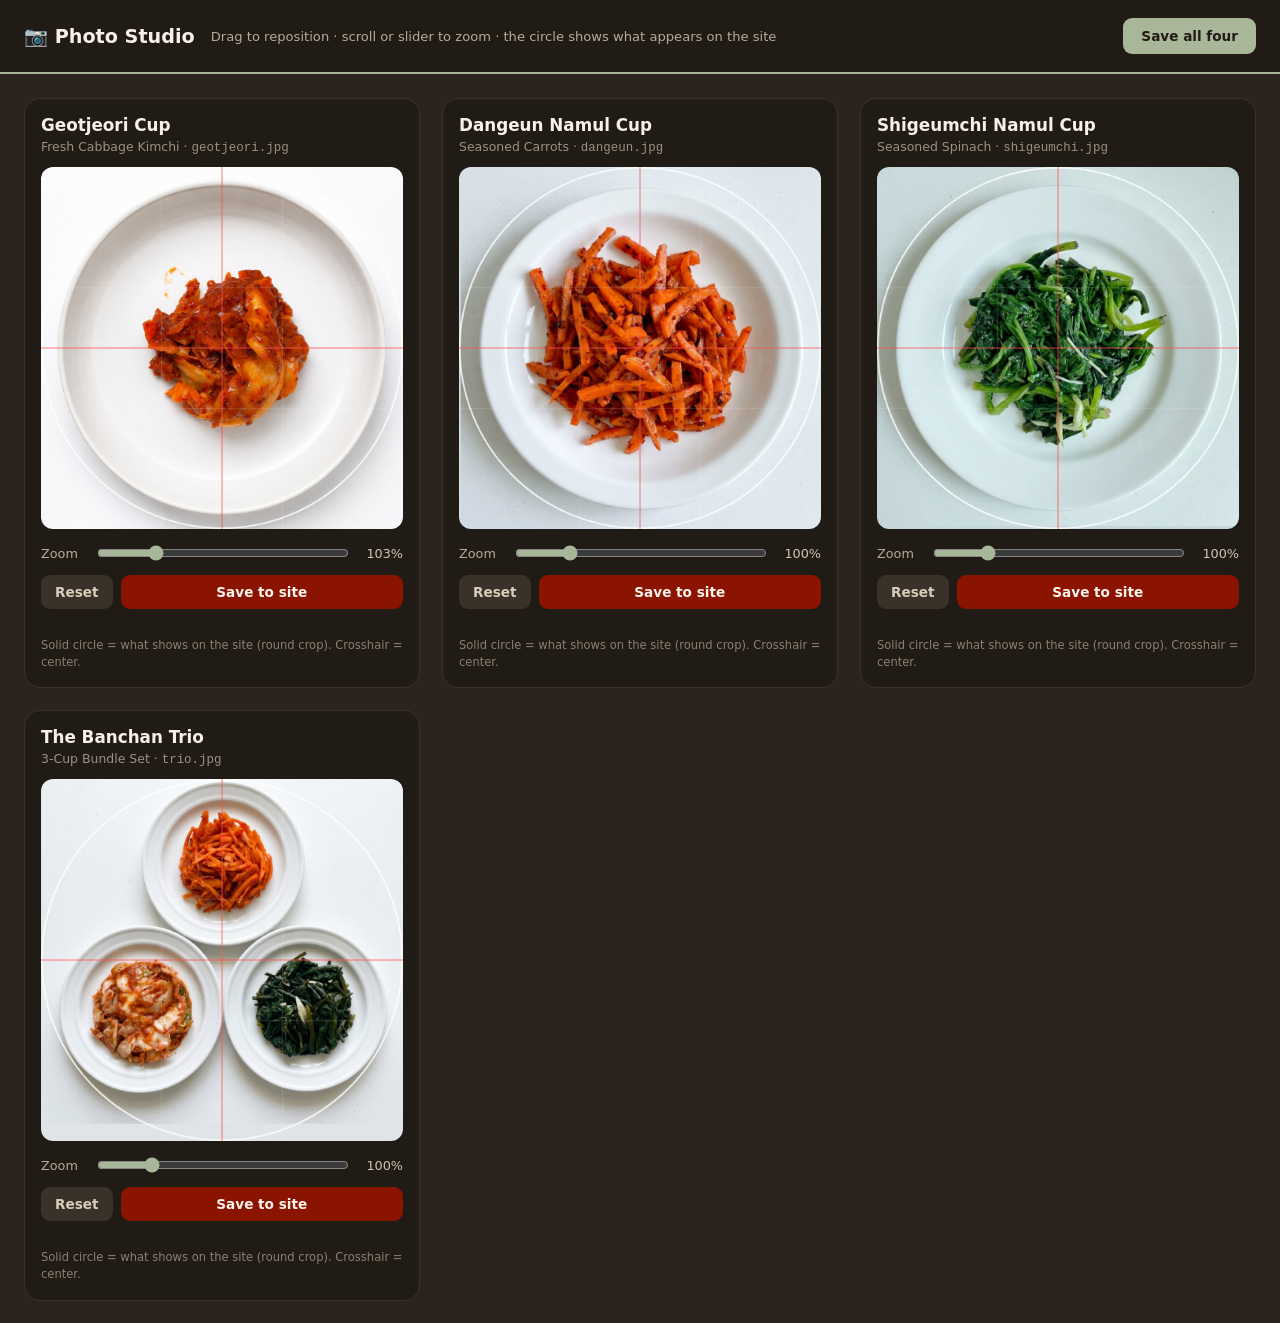
<file: studio/index.html>
<!DOCTYPE html>
<html lang="en">
<head>
<meta charset="UTF-8">
<meta name="viewport" content="width=device-width, initial-scale=1">
<title>Photo Studio · Banchan Jib</title>
<style>
  :root { --brown:#5A3E2B; --cream:#F6F0E7; --sage:#a8b69a; --kimchi:#8b1400; --ink:#e9e2d4; }
  * { box-sizing: border-box; }
  body { margin:0; background:#2b241d; color:var(--ink); font-family:'Segoe UI',system-ui,sans-serif; }
  header { padding:18px 24px; background:#211b15; border-bottom:2px solid var(--sage); display:flex; align-items:center; gap:16px; flex-wrap:wrap; position:sticky; top:0; z-index:10; }
  header h1 { font-size:1.2rem; margin:0; color:var(--cream); }
  header .hint { font-size:.82rem; color:#b6ab97; }
  header .save-all { margin-left:auto; }
  .grid { display:grid; grid-template-columns:repeat(auto-fit,minmax(360px,1fr)); gap:22px; padding:24px; }
  .card { background:#211b15; border:1px solid #3a3128; border-radius:16px; padding:16px; }
  .card h2 { margin:0 0 4px; font-size:1.05rem; color:var(--cream); }
  .card .sub { font-size:.78rem; color:#9c9081; margin-bottom:12px; }
  .stage { position:relative; width:100%; aspect-ratio:1; background:#000; border-radius:12px; overflow:hidden; touch-action:none; cursor:grab; }
  .stage.grabbing { cursor:grabbing; }
  .stage canvas { position:absolute; inset:0; width:100%; height:100%; display:block; }
  .controls { display:flex; align-items:center; gap:10px; margin-top:14px; }
  .controls label { font-size:.8rem; color:#b6ab97; min-width:44px; }
  .controls input[type=range] { flex:1; accent-color:var(--sage); }
  .zoomval { font-variant-numeric:tabular-nums; font-size:.8rem; min-width:42px; text-align:right; color:#cfc4b2; }
  .btnrow { display:flex; gap:8px; margin-top:12px; }
  button { font:inherit; border:none; border-radius:9px; padding:9px 14px; cursor:pointer; font-size:.85rem; font-weight:600; transition:filter .15s, transform .1s; }
  button:active { transform:translateY(1px); }
  .btn-save { background:var(--kimchi); color:#fff4ec; flex:1; }
  .btn-reset { background:#3a3128; color:#d8cdba; }
  .btn-save:hover, .btn-reset:hover { filter:brightness(1.12); }
  .save-all { background:var(--sage); color:#241c14; padding:10px 18px; }
  .status { font-size:.78rem; margin-top:8px; min-height:1.1em; color:#8fb58f; }
  .status.err { color:#e6957f; }
  .legend { font-size:.72rem; color:#8a7f70; margin-top:6px; line-height:1.5; }
</style>
</head>
<body>
<header>
  <h1>📷 Photo Studio</h1>
  <span class="hint">Drag to reposition · scroll or slider to zoom · the circle shows what appears on the site</span>
  <button class="save-all" id="save-all">Save all four</button>
</header>
<div class="grid" id="grid"></div>
<script src="/studio/studio.js"></script>
  <script src="/cursor-bridge.js" defer></script>
</body>
</html>
</file>
